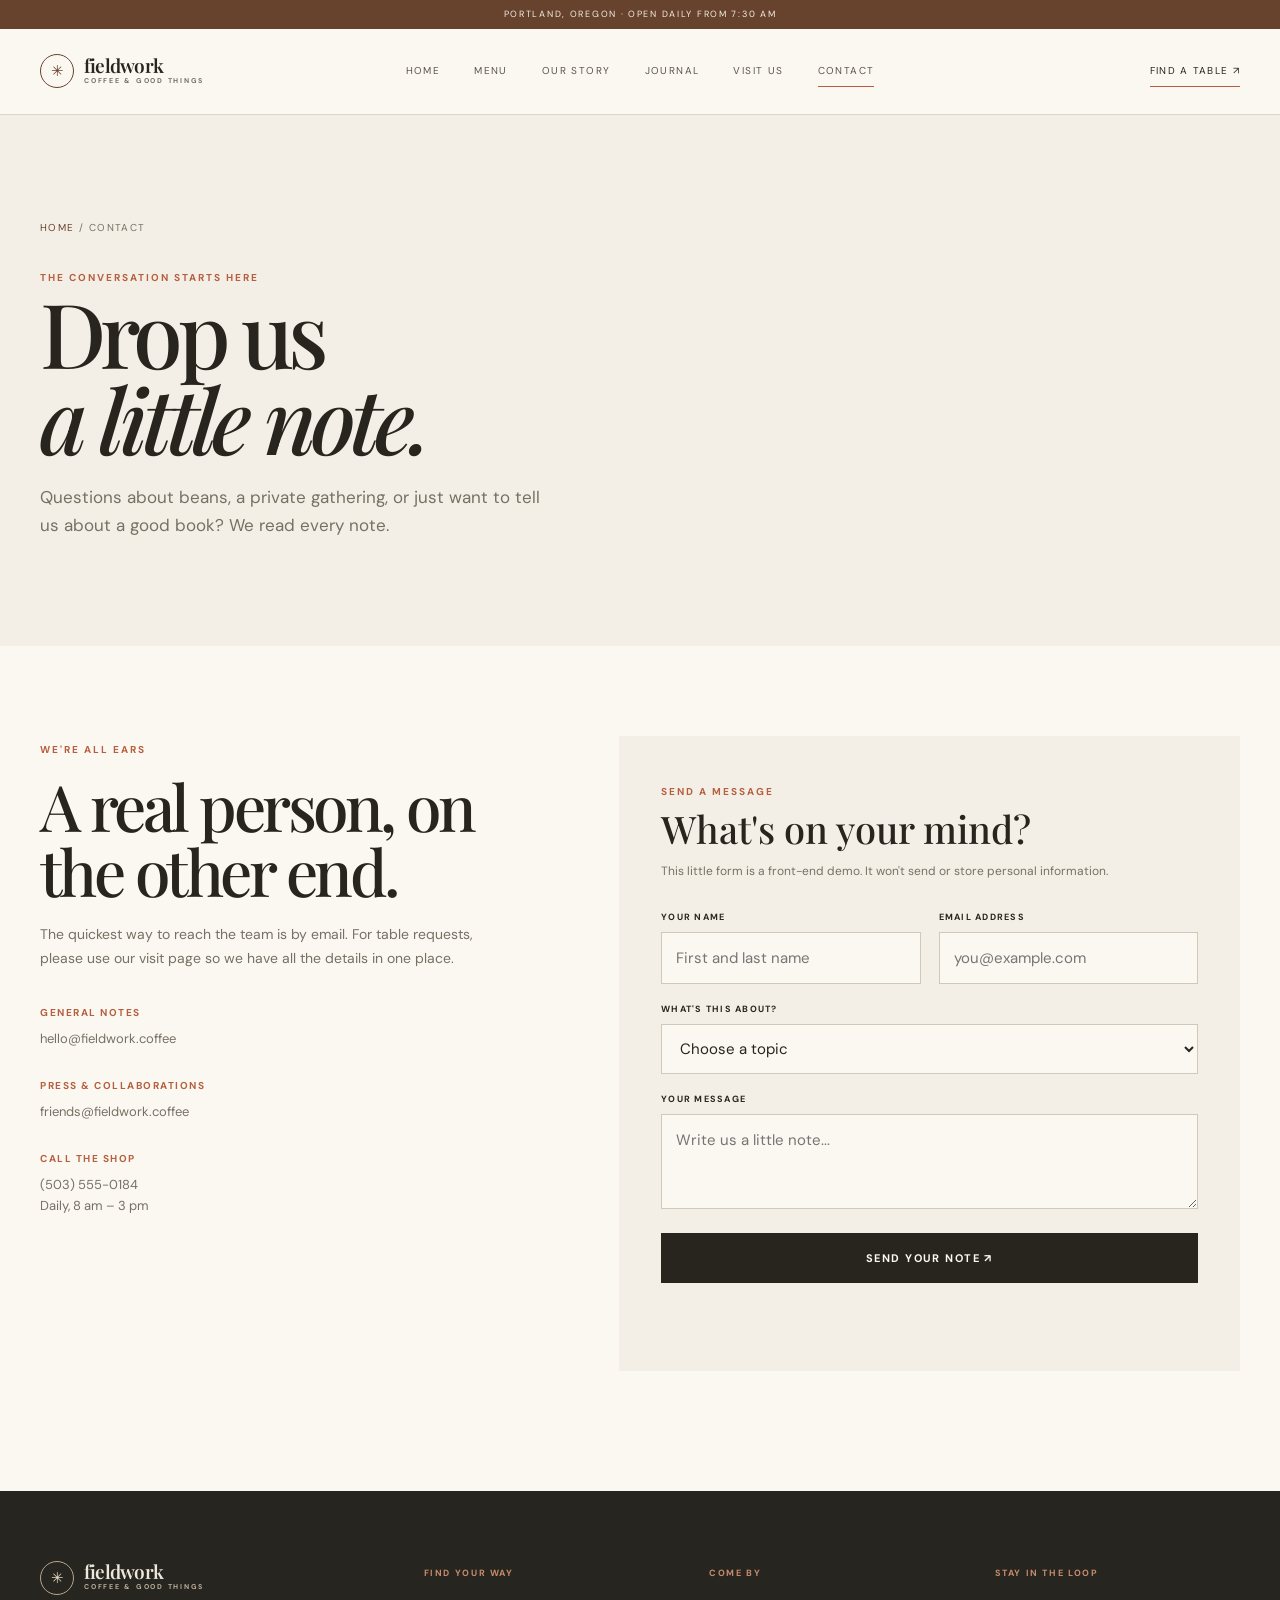
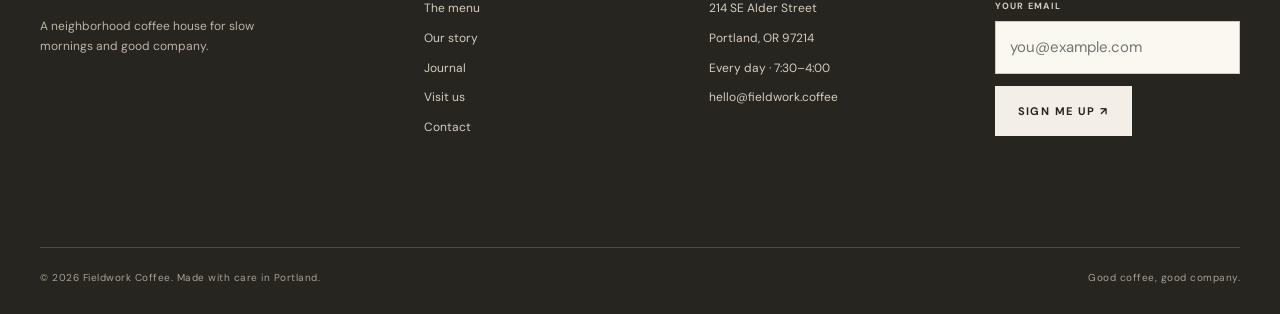
<file: coffee-shop/contact.html>
<!doctype html><html lang="en"><head><meta charset="utf-8"><meta name="viewport" content="width=device-width, initial-scale=1"><meta name="theme-color" content="#f4efe6"><meta name="description" content="Contact Fieldwork Coffee in Portland for general questions, collaborations and wholesale enquiries."><title>Contact | Fieldwork Coffee</title><link rel="stylesheet" href="assets/site.css"><script src="assets/site.js" defer></script></head><body><div class="topline">Portland, Oregon · Open daily from 7:30 am</div><header class="header"><div class="wrap header-inner"><a class="brand" href="index.html" aria-label="Fieldwork Coffee home"><span class="brand-mark">✳</span><span class="brand-name">fieldwork<small>coffee & good things</small></span></a><nav class="nav" aria-label="Main navigation"><a href="index.html">Home</a><a href="menu.html">Menu</a><a href="story.html">Our story</a><a href="journal.html">Journal</a><a href="visit.html">Visit us</a><a href="contact.html" aria-current="page">Contact</a></nav><a class="header-action" href="visit.html#booking">Find a table ↗</a><button class="menu-toggle" type="button" aria-label="Open navigation" aria-expanded="false"><svg viewBox="0 0 24 24" fill="none" stroke="currentColor" stroke-width="1.5" aria-hidden="true"><path d="M3 7h18M3 17h18"/></svg></button></div></header><main><section class="page-hero"><div class="wrap"><div class="breadcrumb"><a href="index.html">Home</a> / Contact</div><span class="eyebrow">The conversation starts here</span><h1 class="display">Drop us<br><em>a little note.</em></h1><p class="lede">Questions about beans, a private gathering, or just want to tell us about a good book? We read every note.</p></div></section>
<section class="wrap visit-layout"><div><span class="eyebrow">We're all ears</span><h2 class="section-title">A real person, on the other end.</h2><p class="lede" style="font-size:14px">The quickest way to reach the team is by email. For table requests, please use our visit page so we have all the details in one place.</p><div class="details"><div class="detail"><h3>General notes</h3><p><a href="mailto:hello@fieldwork.coffee">hello@fieldwork.coffee</a></p></div><div class="detail"><h3>Press & collaborations</h3><p><a href="mailto:friends@fieldwork.coffee">friends@fieldwork.coffee</a></p></div><div class="detail"><h3>Call the shop</h3><p><a href="tel:+15035550184">(503) 555-0184</a><br>Daily, 8 am – 3 pm</p></div></div></div>
<div class="booking reveal"><span class="eyebrow">Send a message</span><h2>What's on your mind?</h2><p>This little form is a front-end demo. It won't send or store personal information.</p><form data-demo-form><div class="form-grid"><div class="field"><label for="contact-name">Your name</label><input id="contact-name" name="name" autocomplete="name" required placeholder="First and last name"></div><div class="field"><label for="contact-email">Email address</label><input id="contact-email" name="email" type="email" autocomplete="email" required placeholder="you@example.com"></div><div class="field field--full"><label for="contact-topic">What's this about?</label><select id="contact-topic" name="topic" required><option value="">Choose a topic</option><option>Just saying hello</option><option>Private gathering</option><option>Coffee and wholesale</option><option>Press and partnerships</option><option>Something else</option></select></div><div class="field field--full"><label for="contact-message">Your message</label><textarea id="contact-message" name="message" required placeholder="Write us a little note..."></textarea></div></div><button class="btn" style="margin-top:24px;width:100%" type="submit">Send your note ↗</button><p class="form-status" role="status" aria-live="polite"></p></form></div></section></main><footer class="footer"><div class="wrap"><div class="footer-grid"><div><a class="brand" href="index.html"><span class="brand-mark">✳</span><span class="brand-name">fieldwork<small>coffee & good things</small></span></a><p class="footer-note">A neighborhood coffee house for slow mornings and good company.</p></div><div><h4>Find your way</h4><div class="footer-links"><a href="menu.html">The menu</a><a href="story.html">Our story</a><a href="journal.html">Journal</a><a href="visit.html">Visit us</a><a href="contact.html">Contact</a></div></div><div><h4>Come by</h4><div class="footer-links"><span>214 SE Alder Street</span><span>Portland, OR 97214</span><span>Every day · 7:30–4:00</span><a href="mailto:hello@fieldwork.coffee">hello@fieldwork.coffee</a></div></div><div><h4>Stay in the loop</h4><form data-demo-form><div class="field"><label for="footer-email" style="color:#d4ccbf">Your email</label><input id="footer-email" type="email" placeholder="you@example.com" required></div><button class="btn btn--light" style="margin-top:12px" type="submit">Sign me up ↗</button><p class="form-status" role="status" style="color:#d4ccbf"></p></form></div></div><div class="footer-bottom"><span>© <span data-year></span> Fieldwork Coffee. Made with care in Portland.</span><span>Good coffee, good company.</span></div></div></footer></body></html>
</file>
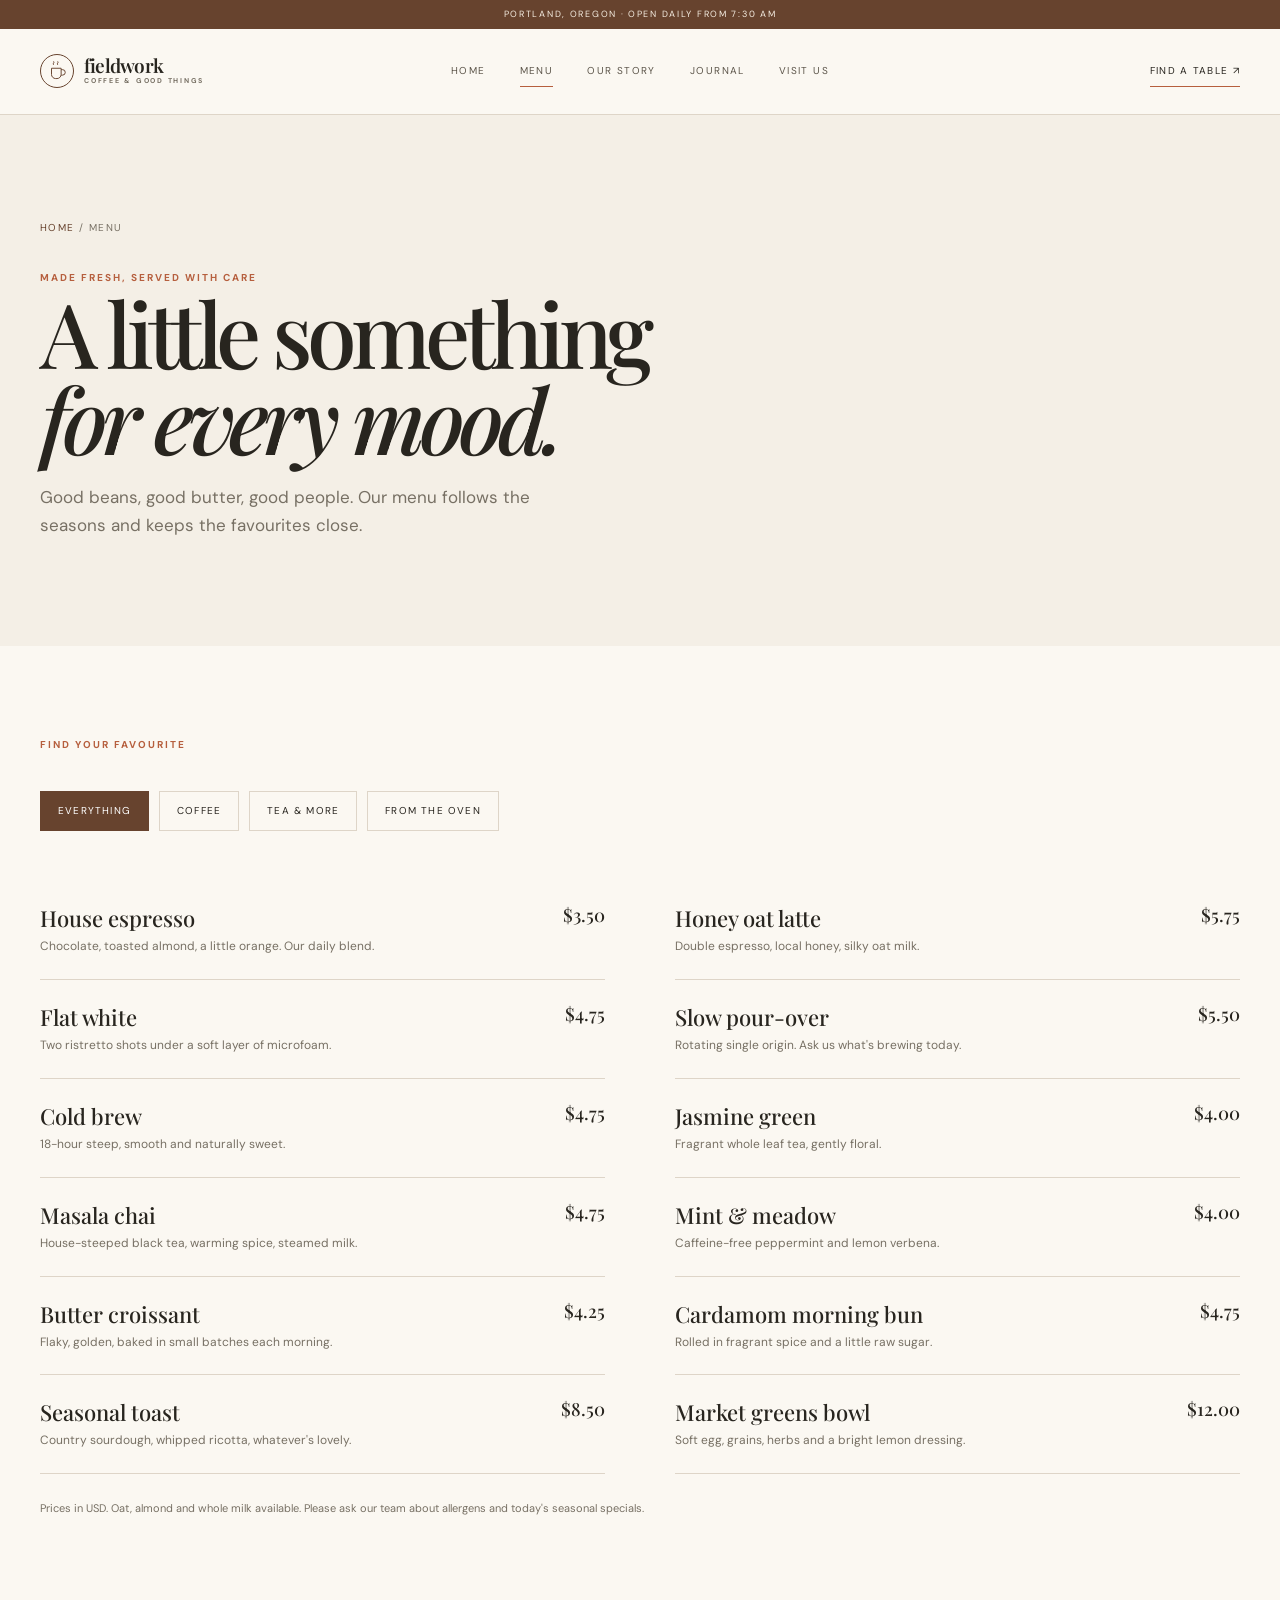
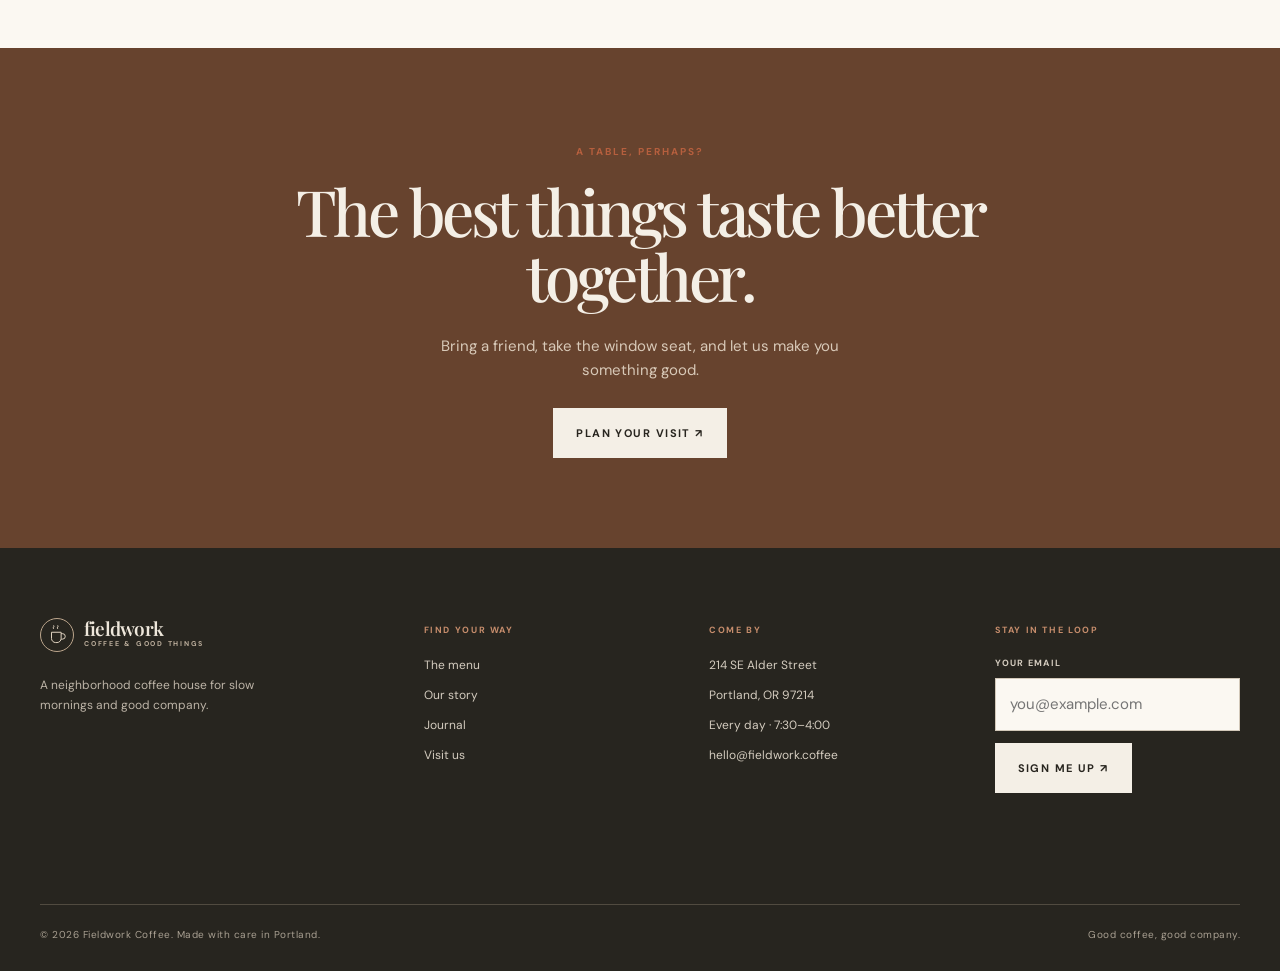
<file: coffee-shop/menu.html>
<!doctype html>
<html lang="en"><head><meta charset="utf-8"><meta name="viewport" content="width=device-width, initial-scale=1"><meta name="theme-color" content="#f4efe6"><meta name="description" content="Explore espresso, seasonal drinks, fresh pastries and brunch favourites at Fieldwork Coffee in Portland."><title>Our menu | Fieldwork Coffee</title><link rel="preconnect" href="https://images.unsplash.com"><link rel="stylesheet" href="assets/site.css"><script src="assets/site.js" defer></script></head><body>
<div class="topline">Portland, Oregon · Open daily from 7:30 am</div>
<header class="header"><div class="wrap header-inner"><a class="brand" href="index.html" aria-label="Fieldwork Coffee home"><span class="brand-mark"><svg viewBox="0 0 32 32" width="22" height="22" fill="none" stroke="currentColor" stroke-width="1.4" aria-hidden="true"><path d="M8 12h14v9a6 6 0 0 1-6 6h-2a6 6 0 0 1-6-6zM22 14h2a4 4 0 0 1 0 8h-2M11 7c-2-2 2-3 0-5M17 7c-2-2 2-3 0-5"/></svg></span><span class="brand-name">fieldwork<small>coffee & good things</small></span></a><nav class="nav" aria-label="Main navigation"><a href="index.html">Home</a><a href="menu.html" aria-current="page">Menu</a><a href="story.html" >Our story</a><a href="journal.html" >Journal</a><a href="visit.html" >Visit us</a></nav><a class="header-action" href="visit.html#booking">Find a table ↗</a><button class="menu-toggle" type="button" aria-label="Open navigation" aria-expanded="false"><svg viewBox="0 0 24 24" fill="none" stroke="currentColor" stroke-width="1.5" aria-hidden="true"><path d="M3 7h18M3 17h18"/></svg></button></div></header>
<main><section class="page-hero"><div class="wrap"><div class="breadcrumb"><a href="index.html">Home</a> / Menu</div><span class="eyebrow">Made fresh, served with care</span><h1 class="display">A little something<br><em>for every mood.</em></h1><p class="lede">Good beans, good butter, good people. Our menu follows the seasons and keeps the favourites close.</p></div></section>
<section class="menu-section"><div class="wrap"><span class="eyebrow">Find your favourite</span><div class="menu-tabs" role="group" aria-label="Filter menu"><button class="menu-tab" type="button" data-category="all" aria-pressed="true">Everything</button><button class="menu-tab" type="button" data-category="coffee" aria-pressed="false">Coffee</button><button class="menu-tab" type="button" data-category="tea" aria-pressed="false">Tea & more</button><button class="menu-tab" type="button" data-category="food" aria-pressed="false">From the oven</button></div>
<div class="menu-list">
<article class="menu-item" data-category="coffee"><div><h3>House espresso</h3><p>Chocolate, toasted almond, a little orange. Our daily blend.</p></div><span class="menu-price">$3.50</span></article>
<article class="menu-item" data-category="coffee"><div><h3>Honey oat latte</h3><p>Double espresso, local honey, silky oat milk.</p></div><span class="menu-price">$5.75</span></article>
<article class="menu-item" data-category="coffee"><div><h3>Flat white</h3><p>Two ristretto shots under a soft layer of microfoam.</p></div><span class="menu-price">$4.75</span></article>
<article class="menu-item" data-category="coffee"><div><h3>Slow pour-over</h3><p>Rotating single origin. Ask us what's brewing today.</p></div><span class="menu-price">$5.50</span></article>
<article class="menu-item" data-category="coffee"><div><h3>Cold brew</h3><p>18-hour steep, smooth and naturally sweet.</p></div><span class="menu-price">$4.75</span></article>
<article class="menu-item" data-category="tea"><div><h3>Jasmine green</h3><p>Fragrant whole leaf tea, gently floral.</p></div><span class="menu-price">$4.00</span></article>
<article class="menu-item" data-category="tea"><div><h3>Masala chai</h3><p>House-steeped black tea, warming spice, steamed milk.</p></div><span class="menu-price">$4.75</span></article>
<article class="menu-item" data-category="tea"><div><h3>Mint & meadow</h3><p>Caffeine-free peppermint and lemon verbena.</p></div><span class="menu-price">$4.00</span></article>
<article class="menu-item" data-category="food"><div><h3>Butter croissant</h3><p>Flaky, golden, baked in small batches each morning.</p></div><span class="menu-price">$4.25</span></article>
<article class="menu-item" data-category="food"><div><h3>Cardamom morning bun</h3><p>Rolled in fragrant spice and a little raw sugar.</p></div><span class="menu-price">$4.75</span></article>
<article class="menu-item" data-category="food"><div><h3>Seasonal toast</h3><p>Country sourdough, whipped ricotta, whatever's lovely.</p></div><span class="menu-price">$8.50</span></article>
<article class="menu-item" data-category="food"><div><h3>Market greens bowl</h3><p>Soft egg, grains, herbs and a bright lemon dressing.</p></div><span class="menu-price">$12.00</span></article>
</div><p class="menu-footnote">Prices in USD. Oat, almond and whole milk available. Please ask our team about allergens and today's seasonal specials.</p></div></section>
<section class="contact-band"><div class="wrap"><span class="eyebrow">A table, perhaps?</span><h2 class="section-title">The best things taste better together.</h2><p>Bring a friend, take the window seat, and let us make you something good.</p><a class="btn btn--light" href="visit.html#booking">Plan your visit ↗</a></div></section></main>
<footer class="footer"><div class="wrap"><div class="footer-grid"><div><a class="brand" href="index.html"><span class="brand-mark"><svg viewBox="0 0 32 32" width="22" height="22" fill="none" stroke="currentColor" stroke-width="1.4" aria-hidden="true"><path d="M8 12h14v9a6 6 0 0 1-6 6h-2a6 6 0 0 1-6-6zM22 14h2a4 4 0 0 1 0 8h-2M11 7c-2-2 2-3 0-5M17 7c-2-2 2-3 0-5"/></svg></span><span class="brand-name">fieldwork<small>coffee & good things</small></span></a><p class="footer-note">A neighborhood coffee house for slow mornings and good company.</p></div><div><h4>Find your way</h4><div class="footer-links"><a href="menu.html">The menu</a><a href="story.html">Our story</a><a href="journal.html">Journal</a><a href="visit.html">Visit us</a></div></div><div><h4>Come by</h4><div class="footer-links"><span>214 SE Alder Street</span><span>Portland, OR 97214</span><span>Every day · 7:30–4:00</span><a href="mailto:hello@fieldwork.coffee">hello@fieldwork.coffee</a></div></div><div><h4>Stay in the loop</h4><form data-demo-form><div class="field"><label for="footer-email" style="color:#d4ccbf">Your email</label><input id="footer-email" type="email" placeholder="you@example.com" required></div><button class="btn btn--light" style="margin-top:12px" type="submit">Sign me up ↗</button><p class="form-status" role="status" style="color:#d4ccbf"></p></form></div></div><div class="footer-bottom"><span>© <span data-year></span> Fieldwork Coffee. Made with care in Portland.</span><span>Good coffee, good company.</span></div></div></footer></body></html>
</file>
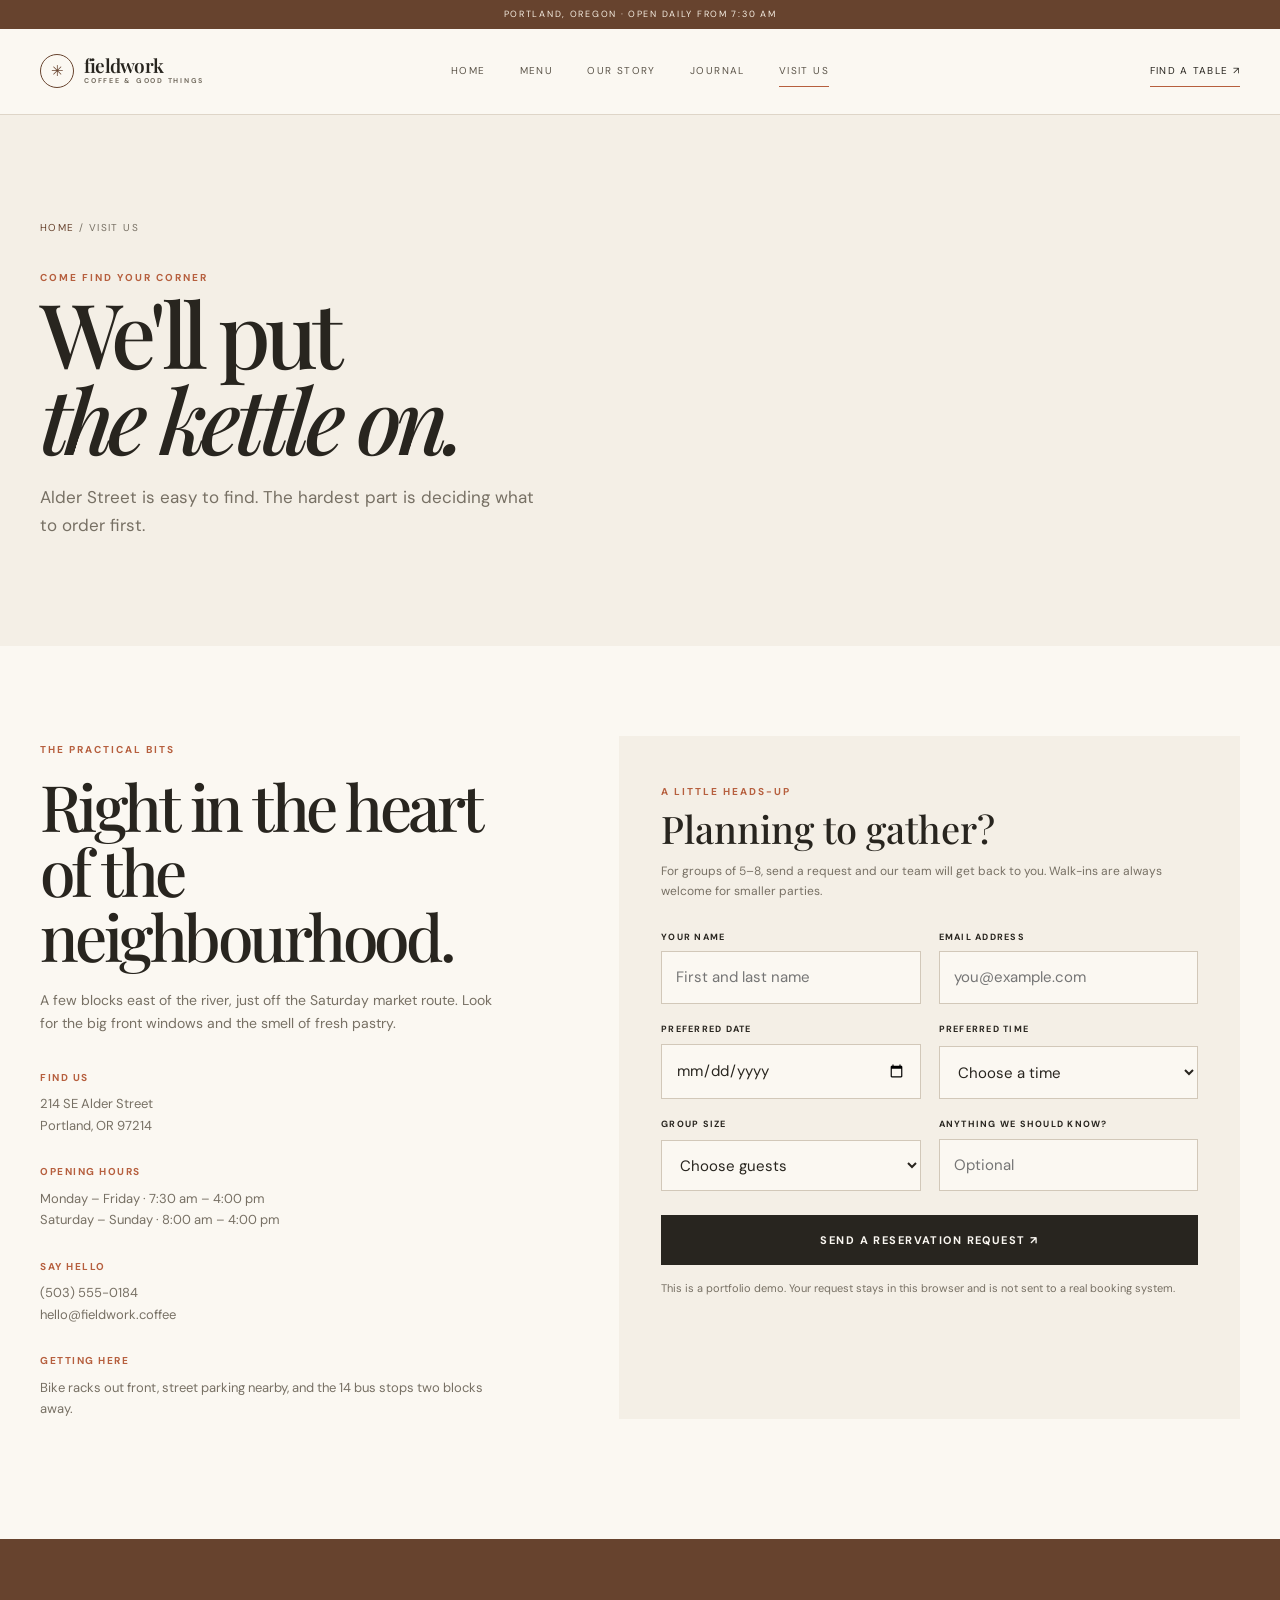
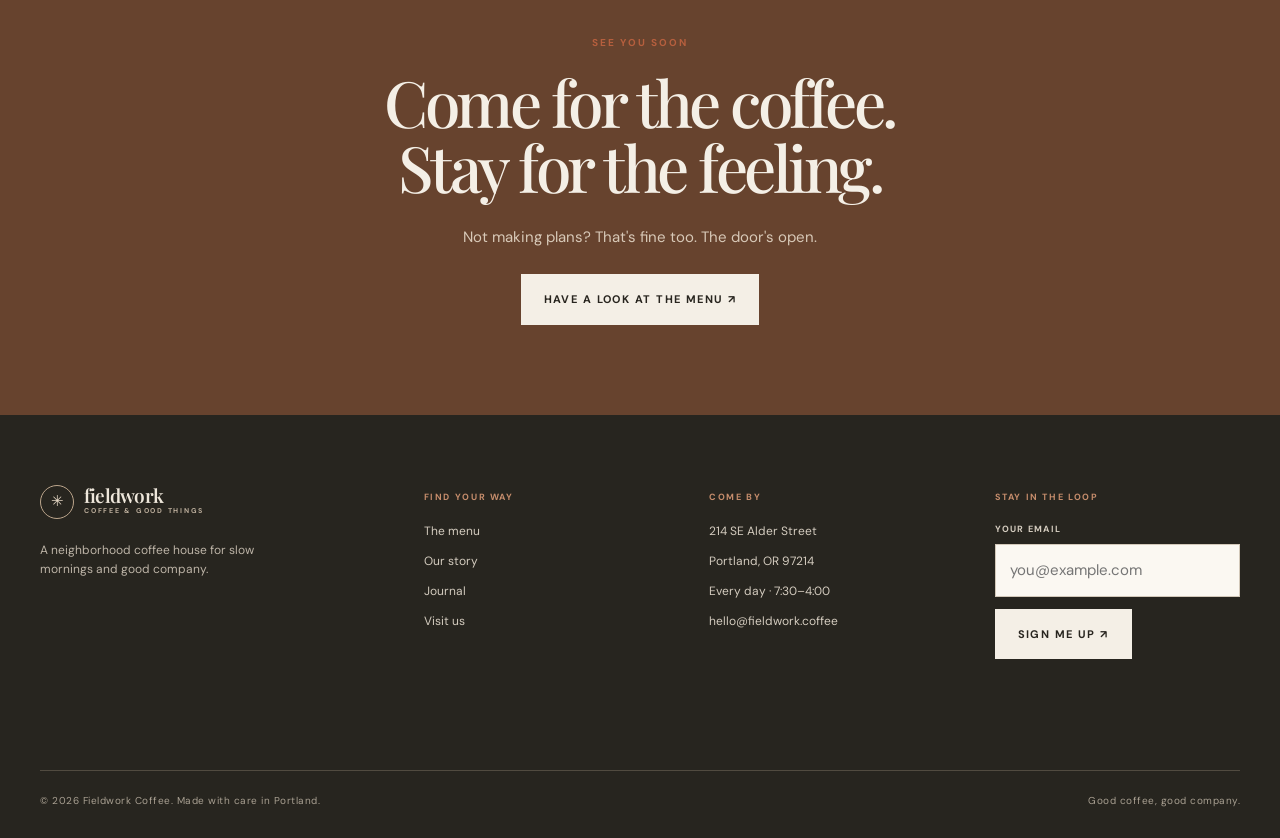
<file: coffee-shop/visit.html>
<!doctype html><html lang="en"><head><meta charset="utf-8"><meta name="viewport" content="width=device-width, initial-scale=1"><meta name="theme-color" content="#f4efe6"><meta name="description" content="Find Fieldwork Coffee on Alder Street in Portland. View opening hours, directions and request a group table."><title>Visit us | Fieldwork Coffee</title><link rel="preconnect" href="https://images.unsplash.com"><link rel="stylesheet" href="assets/site.css"><script src="assets/site.js" defer></script></head><body><div class="topline">Portland, Oregon · Open daily from 7:30 am</div><header class="header"><div class="wrap header-inner"><a class="brand" href="index.html" aria-label="Fieldwork Coffee home"><span class="brand-mark">✳</span><span class="brand-name">fieldwork<small>coffee & good things</small></span></a><nav class="nav" aria-label="Main navigation"><a href="index.html">Home</a><a href="menu.html">Menu</a><a href="story.html">Our story</a><a href="journal.html">Journal</a><a href="visit.html" aria-current="page">Visit us</a></nav><a class="header-action" href="#booking">Find a table ↗</a><button class="menu-toggle" type="button" aria-label="Open navigation" aria-expanded="false"><svg viewBox="0 0 24 24" fill="none" stroke="currentColor" stroke-width="1.5" aria-hidden="true"><path d="M3 7h18M3 17h18"/></svg></button></div></header><main><section class="page-hero"><div class="wrap"><div class="breadcrumb"><a href="index.html">Home</a> / Visit us</div><span class="eyebrow">Come find your corner</span><h1 class="display">We'll put<br><em>the kettle on.</em></h1><p class="lede">Alder Street is easy to find. The hardest part is deciding what to order first.</p></div></section>
<section class="wrap visit-layout"><div><span class="eyebrow">The practical bits</span><h2 class="section-title">Right in the heart of the neighbourhood.</h2><p class="lede" style="font-size:14px">A few blocks east of the river, just off the Saturday market route. Look for the big front windows and the smell of fresh pastry.</p><div class="details"><div class="detail"><h3>Find us</h3><p>214 SE Alder Street<br>Portland, OR 97214</p></div><div class="detail"><h3>Opening hours</h3><p>Monday – Friday · 7:30 am – 4:00 pm<br>Saturday – Sunday · 8:00 am – 4:00 pm</p></div><div class="detail"><h3>Say hello</h3><p><a href="tel:+15035550184">(503) 555-0184</a><br><a href="mailto:hello@fieldwork.coffee">hello@fieldwork.coffee</a></p></div><div class="detail"><h3>Getting here</h3><p>Bike racks out front, street parking nearby, and the 14 bus stops two blocks away.</p></div></div></div>
<div class="booking reveal" id="booking"><span class="eyebrow">A little heads-up</span><h2>Planning to gather?</h2><p>For groups of 5–8, send a request and our team will get back to you. Walk-ins are always welcome for smaller parties.</p><form id="booking-form"><div class="form-grid"><div class="field"><label for="guest-name">Your name</label><input id="guest-name" name="name" autocomplete="name" required placeholder="First and last name"></div><div class="field"><label for="guest-email">Email address</label><input id="guest-email" name="email" type="email" autocomplete="email" required placeholder="you@example.com"></div><div class="field"><label for="guest-date">Preferred date</label><input id="guest-date" name="date" type="date" required></div><div class="field"><label for="guest-time">Preferred time</label><select id="guest-time" name="time" required><option value="">Choose a time</option><option>8:00 am</option><option>9:30 am</option><option>11:00 am</option><option>12:30 pm</option><option>2:00 pm</option></select></div><div class="field"><label for="guest-count">Group size</label><select id="guest-count" name="guests" required><option value="">Choose guests</option><option>5 people</option><option>6 people</option><option>7 people</option><option>8 people</option></select></div><div class="field"><label for="guest-note">Anything we should know?</label><input id="guest-note" name="note" placeholder="Optional"></div></div><button class="btn" style="margin-top:24px;width:100%" type="submit">Send a reservation request ↗</button><p class="form-note">This is a portfolio demo. Your request stays in this browser and is not sent to a real booking system.</p><p class="form-status" role="status" aria-live="polite"></p></form></div></section>
<section class="contact-band"><div class="wrap"><span class="eyebrow">See you soon</span><h2 class="section-title">Come for the coffee.<br>Stay for the feeling.</h2><p>Not making plans? That's fine too. The door's open.</p><a class="btn btn--light" href="menu.html">Have a look at the menu ↗</a></div></section></main><footer class="footer"><div class="wrap"><div class="footer-grid"><div><a class="brand" href="index.html"><span class="brand-mark">✳</span><span class="brand-name">fieldwork<small>coffee & good things</small></span></a><p class="footer-note">A neighborhood coffee house for slow mornings and good company.</p></div><div><h4>Find your way</h4><div class="footer-links"><a href="menu.html">The menu</a><a href="story.html">Our story</a><a href="journal.html">Journal</a><a href="visit.html">Visit us</a></div></div><div><h4>Come by</h4><div class="footer-links"><span>214 SE Alder Street</span><span>Portland, OR 97214</span><span>Every day · 7:30–4:00</span><a href="mailto:hello@fieldwork.coffee">hello@fieldwork.coffee</a></div></div><div><h4>Stay in the loop</h4><form data-demo-form><div class="field"><label for="footer-email" style="color:#d4ccbf">Your email</label><input id="footer-email" type="email" placeholder="you@example.com" required></div><button class="btn btn--light" style="margin-top:12px" type="submit">Sign me up ↗</button><p class="form-status" role="status" style="color:#d4ccbf"></p></form></div></div><div class="footer-bottom"><span>© <span data-year></span> Fieldwork Coffee. Made with care in Portland.</span><span>Good coffee, good company.</span></div></div></footer></body></html>
</file>
<file: coffee-shop/assets/site.css>
@import url('https://fonts.googleapis.com/css2?family=DM+Sans:wght@400;500;600;700&family=Playfair+Display:ital,wght@0,500;0,600;0,700;1,500;1,600&display=swap');
:root{--cream:#f4efe6;--paper:#fbf8f2;--ink:#28251f;--muted:#777064;--coffee:#67432e;--rust:#b65f3e;--line:#ded5c8;--sage:#66715b;--serif:'Playfair Display',Georgia,serif;--sans:'DM Sans',Arial,sans-serif;--wrap:1200px}
*{box-sizing:border-box}html{scroll-behavior:smooth;scroll-padding-top:88px}body{margin:0;background:var(--paper);color:var(--ink);font:15px/1.65 var(--sans);-webkit-font-smoothing:antialiased}body.nav-open{overflow:hidden}img{display:block;max-width:100%;width:100%;object-fit:cover}a{color:inherit;text-decoration:none}button,input,select,textarea{font:inherit}button,a{-webkit-tap-highlight-color:transparent}button{color:inherit}.wrap{width:min(var(--wrap),calc(100% - 64px));margin-inline:auto}.eyebrow{font-size:10px;letter-spacing:.2em;text-transform:uppercase;font-weight:700;color:var(--rust)}.serif{font-family:var(--serif);font-weight:500;letter-spacing:-.045em}.display{font:500 clamp(3.8rem,8vw,7.8rem)/.96 var(--serif);letter-spacing:-.065em;margin:0}.section-title{font:500 clamp(2.7rem,5vw,5rem)/1.02 var(--serif);letter-spacing:-.055em;margin:12px 0 20px}.lede{font-size:17px;color:var(--muted);max-width:510px}.btn{display:inline-flex;align-items:center;justify-content:center;gap:14px;padding:15px 22px;border:1px solid var(--ink);background:var(--ink);color:var(--paper);font-size:11px;letter-spacing:.13em;text-transform:uppercase;font-weight:700;transition:background .25s,color .25s,transform .25s;cursor:pointer}.btn:hover{background:transparent;color:var(--ink);transform:translateY(-2px)}.btn--light{background:var(--cream);border-color:var(--cream);color:var(--ink)}.btn--light:hover{background:transparent;color:var(--cream)}.text-link{display:inline-flex;align-items:center;gap:12px;border-bottom:1px solid var(--rust);padding-bottom:5px;font-size:11px;letter-spacing:.13em;text-transform:uppercase;font-weight:700}.text-link svg{transition:transform .2s}.text-link:hover svg{transform:translateX(5px)}
/* Header */.topline{background:var(--coffee);color:#f5ede1;text-align:center;padding:7px 15px;font-size:9px;letter-spacing:.19em;text-transform:uppercase}.header{height:86px;display:flex;align-items:center;border-bottom:1px solid var(--line);background:rgba(251,248,242,.96);position:sticky;top:0;z-index:20}.header-inner{display:grid;grid-template-columns:1fr auto 1fr;align-items:center}.brand{display:inline-flex;align-items:center;gap:10px;width:max-content}.brand-mark{width:34px;height:34px;border:1px solid var(--coffee);border-radius:50%;display:grid;place-items:center;color:var(--coffee)}.brand-name{font:600 19px/1 var(--serif);letter-spacing:-.04em}.brand-name small{display:block;font:700 7px/1.8 var(--sans);letter-spacing:.25em;text-transform:uppercase;color:var(--muted)}.nav{display:flex;align-items:center;gap:34px}.nav a{font-size:10px;letter-spacing:.14em;text-transform:uppercase;color:#5c554a;position:relative;padding:8px 0}.nav a:after{content:'';position:absolute;left:0;right:100%;bottom:1px;height:1px;background:var(--rust);transition:right .25s}.nav a:hover:after,.nav a[aria-current=page]:after{right:0}.header-action{justify-self:end;font-size:10px;letter-spacing:.13em;text-transform:uppercase;border-bottom:1px solid var(--rust);padding:7px 0}.menu-toggle{display:none;border:0;background:none;padding:8px}.menu-toggle svg{width:24px;height:24px}
.hero{position:relative;min-height:690px;background:#3d3329;color:#fff;display:flex;align-items:center;overflow:hidden}.hero-image{position:absolute;inset:0;width:100%;height:100%;object-fit:cover;opacity:.57}.hero:after{content:'';position:absolute;inset:0;background:linear-gradient(90deg,rgba(27,24,19,.78),rgba(27,24,19,.1) 85%)}.hero-content{position:relative;z-index:1;padding:110px 0 120px;max-width:760px}.hero .eyebrow{color:#e4b59a}.hero h1{margin:22px 0 25px}.hero-copy{max-width:440px;color:#e9e1d6;font-size:16px;margin:0 0 32px}.hero-foot{position:absolute;z-index:2;bottom:28px;left:50%;transform:translateX(-50%);display:flex;justify-content:space-between;width:min(var(--wrap),calc(100% - 64px));font-size:9px;letter-spacing:.16em;text-transform:uppercase;color:#f4eadd}.hero-foot span:last-child{display:flex;align-items:center;gap:10px}.hero-foot i{display:block;width:38px;height:1px;background:#f4eadd}
.intro{padding:130px 0 125px;display:grid;grid-template-columns:1fr 1fr;gap:10%;align-items:center}.intro-art{position:relative}.intro-art img{height:560px}.image-note{position:absolute;right:-28px;bottom:32px;background:var(--cream);padding:20px 25px;font:italic 16px var(--serif);box-shadow:0 8px 30px #00000012}.intro-copy{padding:30px 0}.intro-copy .section-title{max-width:520px}.intro-copy .lede{margin:0 0 28px}
.featured{background:var(--cream);padding:110px 0 120px}.section-head{display:flex;align-items:end;justify-content:space-between;gap:25px;margin-bottom:44px}.section-head .section-title{margin-bottom:0}.coffee-grid{display:grid;grid-template-columns:repeat(3,1fr);gap:22px}.coffee-card{background:var(--paper)}.coffee-card img{height:310px;transition:transform .6s cubic-bezier(.2,.7,.2,1)}.coffee-card .photo{overflow:hidden}.coffee-card:hover img{transform:scale(1.045)}.coffee-card-copy{padding:23px 24px 27px}.coffee-card h3{font:500 25px var(--serif);margin:0 0 6px}.coffee-card p{color:var(--muted);font-size:13px;margin:0}
.quote-band{padding:100px 24px;text-align:center;background:var(--coffee);color:var(--cream)}.quote-band blockquote{font:italic 500 clamp(2rem,4.5vw,4.1rem)/1.16 var(--serif);letter-spacing:-.04em;max-width:900px;margin:18px auto 25px}.quote-band .eyebrow{color:#dca486}
.visit-strip{padding:95px 0;display:grid;grid-template-columns:1fr 1fr;gap:8%;align-items:center}.visit-photo img{height:420px}.visit-copy .section-title{max-width:480px}.visit-copy p{color:var(--muted);max-width:420px;margin-bottom:25px}
.footer{background:#27251f;color:#eee7db;padding:70px 0 28px}.footer-grid{display:grid;grid-template-columns:1.4fr 1fr 1fr 1fr;gap:40px;padding-bottom:65px}.footer .brand-mark{border-color:#bca58c;color:#e7d9c6}.footer .brand-name small{color:#bcae9c}.footer-note{max-width:240px;color:#bdb4a7;font-size:12px;margin-top:22px}.footer h4{font-size:9px;letter-spacing:.18em;text-transform:uppercase;color:#c68d6c;margin:5px 0 18px}.footer-links{display:grid;gap:10px;color:#d4ccbf;font-size:12px}.footer-links a:hover{color:#fff}.footer-bottom{border-top:1px solid #514b40;padding-top:22px;display:flex;justify-content:space-between;color:#a9a092;font-size:10px;letter-spacing:.05em}
.page-hero{background:var(--cream);padding:105px 0 90px}.page-hero .display{font-size:clamp(3.5rem,7vw,6.8rem);max-width:850px}.page-hero .lede{margin-top:22px}.breadcrumb{font-size:10px;letter-spacing:.14em;text-transform:uppercase;color:var(--muted);margin-bottom:28px}.breadcrumb a{color:var(--coffee)}
.menu-section{padding:85px 0 120px}.menu-tabs{display:flex;gap:10px;flex-wrap:wrap;margin:35px 0 50px}.menu-tab{border:1px solid var(--line);background:transparent;padding:11px 17px;font-size:10px;letter-spacing:.12em;text-transform:uppercase;cursor:pointer}.menu-tab[aria-pressed=true],.menu-tab:hover{background:var(--coffee);border-color:var(--coffee);color:#fff}.menu-list{display:grid;grid-template-columns:1fr 1fr;column-gap:70px}.menu-item{display:flex;justify-content:space-between;gap:25px;padding:22px 0;border-bottom:1px solid var(--line)}.menu-item h3{font:500 22px var(--serif);margin:0 0 4px}.menu-item p{font-size:12px;color:var(--muted);margin:0;max-width:340px}.menu-price{font:500 18px var(--serif);white-space:nowrap}.menu-footnote{color:var(--muted);font-size:11px;margin-top:25px}
.story-layout{padding:100px 0;display:grid;grid-template-columns:1fr 1fr;gap:10%;align-items:center}.story-layout img{height:590px}.story-layout p{color:var(--muted);margin:20px 0}.values{background:var(--cream);padding:95px 0}.value-grid{display:grid;grid-template-columns:repeat(3,1fr);gap:45px;margin-top:45px}.value-grid h3{font:500 26px var(--serif);margin:0 0 9px}.value-grid p{color:var(--muted);font-size:13px}
.visit-layout{padding:90px 0 120px;display:grid;grid-template-columns:.85fr 1.15fr;gap:10%}.details{display:grid;gap:28px;margin-top:35px}.detail h3{font-size:10px;text-transform:uppercase;letter-spacing:.15em;color:var(--rust);margin:0 0 7px}.detail p{margin:0;color:var(--muted);font-size:13px}.booking{background:var(--cream);padding:42px}.booking h2{font:500 38px var(--serif);margin:0 0 8px}.booking>p{font-size:12px;color:var(--muted);margin:0 0 28px}.form-grid{display:grid;grid-template-columns:1fr 1fr;gap:18px}.field{display:grid;gap:7px}.field--full{grid-column:1/-1}.field label{font-size:9px;text-transform:uppercase;letter-spacing:.14em;font-weight:700}.field input,.field select,.field textarea{width:100%;border:1px solid #d2c8b9;background:var(--paper);padding:13px 14px;border-radius:0;color:var(--ink);outline:none}.field input:focus,.field select:focus,.field textarea:focus{border-color:var(--coffee);box-shadow:0 0 0 2px #67432e1c}.field textarea{min-height:95px;resize:vertical}.form-note{font-size:11px;color:var(--muted);margin:14px 0 0}.form-status{font-size:12px;color:var(--sage);margin-top:14px;min-height:20px}
.journal-grid{padding:80px 0 120px;display:grid;grid-template-columns:repeat(3,1fr);gap:25px}.journal-card img{height:300px}.journal-card .eyebrow{display:block;margin:22px 0 9px}.journal-card h2{font:500 27px/1.14 var(--serif);margin:0 0 10px}.journal-card p{font-size:12px;color:var(--muted);margin:0 0 18px}
.contact-band{padding:90px 0;background:var(--coffee);color:var(--cream);text-align:center}.contact-band .section-title{max-width:720px;margin:15px auto 25px}.contact-band p{color:#d8c9b8;max-width:470px;margin:0 auto 25px}
.reveal{opacity:0;transform:translateY(22px);transition:opacity .7s,transform .7s}.reveal.is-visible{opacity:1;transform:none}
@media(max-width:900px){.nav{gap:18px}.header-action{display:none}.intro,.story-layout{gap:6%}.intro-art img,.story-layout img{height:480px}.coffee-card img{height:240px}.footer-grid{grid-template-columns:1.3fr 1fr 1fr}.footer-grid>div:last-child{display:none}.visit-layout{gap:5%}.booking{padding:30px}}
@media(max-width:680px){.wrap{width:calc(100% - 40px)}.topline{font-size:8px}.header{height:72px}.header-inner{grid-template-columns:1fr auto}.menu-toggle{display:block;grid-column:2;grid-row:1}.header-action{display:none}.nav{display:none;position:fixed;inset:72px 0 0;background:var(--paper);padding:35px 30px;align-items:stretch;flex-direction:column;gap:0}.nav.is-open{display:flex}.nav a{font:500 30px var(--serif);letter-spacing:-.03em;border-bottom:1px solid var(--line);padding:15px 0}.nav a:after{display:none}.hero{min-height:660px}.hero-content{padding:85px 0 100px}.display{font-size:clamp(3.6rem,17vw,5.8rem)}.hero-copy{font-size:14px}.hero-foot{width:calc(100% - 40px);font-size:8px}.intro{padding:75px 0;grid-template-columns:1fr;gap:45px}.intro-art{order:2}.intro-art img{height:420px}.image-note{right:10px;bottom:15px}.intro-copy{padding:0}.section-title{font-size:clamp(2.8rem,12vw,4rem)}.featured{padding:75px 0}.section-head{align-items:start;flex-direction:column;margin-bottom:28px}.coffee-grid{grid-template-columns:1fr;gap:20px}.coffee-card img{height:300px}.quote-band{padding:75px 20px}.visit-strip{padding:75px 0;grid-template-columns:1fr;gap:35px}.visit-photo{order:2}.visit-photo img{height:330px}.footer{padding-top:55px}.footer-grid{grid-template-columns:1fr 1fr;gap:35px 20px;padding-bottom:45px}.footer-grid>div:first-child{grid-column:1/-1}.footer-grid>div:last-child{display:block}.footer-bottom{gap:15px;flex-direction:column}.page-hero{padding:75px 0 65px}.page-hero .display{font-size:clamp(3.4rem,15vw,5.4rem)}.menu-section{padding:60px 0 80px}.menu-list{grid-template-columns:1fr}.menu-item h3{font-size:21px}.story-layout{padding:65px 0;grid-template-columns:1fr;gap:35px}.story-layout img{height:410px}.values{padding:70px 0}.value-grid{grid-template-columns:1fr;gap:27px}.visit-layout{padding:60px 0 80px;grid-template-columns:1fr;gap:45px}.booking{padding:25px 20px}.booking h2{font-size:33px}.form-grid{grid-template-columns:1fr}.field--full{grid-column:auto}.journal-grid{padding:55px 0 80px;grid-template-columns:1fr;gap:45px}.journal-card img{height:280px}}
@media(prefers-reduced-motion:reduce){html{scroll-behavior:auto}.reveal{opacity:1;transform:none;transition:none}*,*:before,*:after{animation-duration:.01ms!important;transition-duration:.01ms!important}}
</file>
